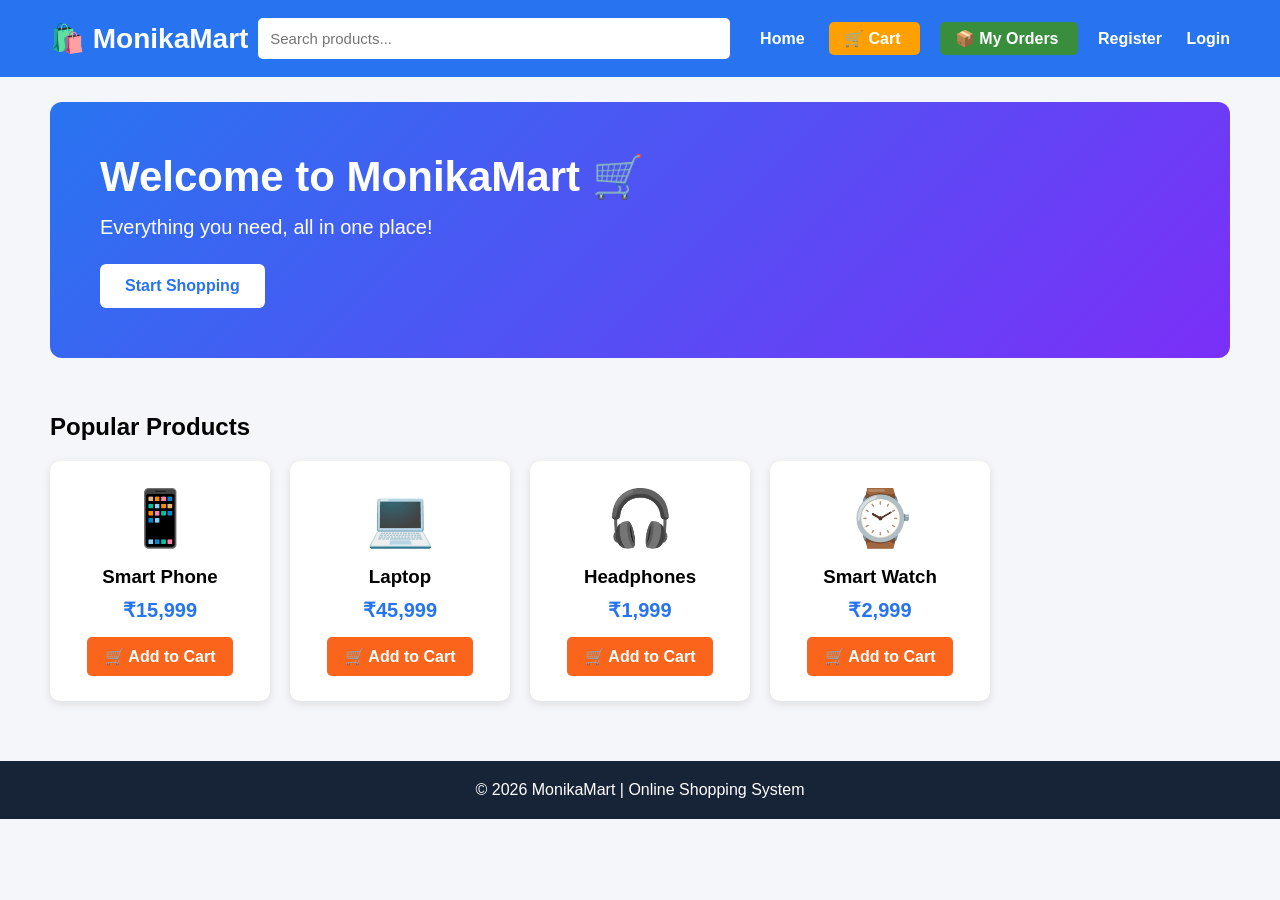
<file: src/main/resources/templates/index.html>
<!DOCTYPE html>
<html lang="en">
<head>
    <meta charset="UTF-8">
    <meta name="viewport" content="width=device-width, initial-scale=1.0">
    <title>MonikaMart - Online Shopping</title>

    <style>
        * {
            margin: 0;
            padding: 0;
            box-sizing: border-box;
            font-family: Arial, sans-serif;
        }

        body {
            background: #f5f6fa;
        }

        header {
            background: #2874f0;
            color: white;
            padding: 18px 50px;
            display: flex;
            align-items: center;
            justify-content: space-between;
        }

        .logo {
            font-size: 28px;
            font-weight: bold;
        }

        .search {
            width: 40%;
            padding: 12px;
            border: none;
            border-radius: 5px;
            font-size: 15px;
        }

        nav a {
            color: white;
            text-decoration: none;
            margin-left: 20px;
            font-weight: bold;
        }

        .hero {
            margin: 25px 50px;
            padding: 50px;
            border-radius: 12px;
            background: linear-gradient(135deg, #2874f0, #7b2ff7);
            color: white;
        }

        .hero h1 {
            font-size: 42px;
            margin-bottom: 15px;
        }

        .hero p {
            font-size: 20px;
            margin-bottom: 25px;
        }

        .shop-btn {
            display: inline-block;
            background: white;
            color: #2874f0;
            padding: 13px 25px;
            border-radius: 6px;
            text-decoration: none;
            font-weight: bold;
        }

        .products {
            padding: 30px 50px 40px;
        }

        .products h2 {
            margin-bottom: 20px;
        }

        .cards {
            display: flex;
            gap: 20px;
            flex-wrap: wrap;
        }

        .card {
            background: white;
            width: 220px;
            padding: 25px;
            border-radius: 10px;
            text-align: center;
            box-shadow: 0 3px 10px #ddd;
        }

        .card .emoji {
            font-size: 55px;
            margin-bottom: 15px;
        }

        .card h3 {
            margin-bottom: 10px;
        }

        .price {
            color: #2874f0;
            font-size: 20px;
            font-weight: bold;
            margin-bottom: 15px;
        }

        .cart-btn {
            display: inline-block;
            background: #fb641b;
            color: white;
            padding: 10px 18px;
            border-radius: 5px;
            text-decoration: none;
            font-weight: bold;
        }

        .cart-link {
            background: #ff9f00;
            padding: 8px 15px;
            border-radius: 5px;
        }

        .orders-link {
            background: #388e3c;
            padding: 8px 15px;
            border-radius: 5px;
        }

        footer {
            background: #172337;
            color: white;
            text-align: center;
            padding: 20px;
            margin-top: 20px;
        }
    </style>
</head>

<body>

<header>

    <div class="logo">🛍️ MonikaMart</div>

    <input class="search" type="text" placeholder="Search products...">

    <nav>
        <a href="/">Home</a>

        <a href="/cart" class="cart-link">
            🛒 Cart
        </a>

        <a href="/my-orders" class="orders-link">
            📦 My Orders
        </a>

        <a href="/register">Register</a>

        <a href="/login">Login</a>
    </nav>

</header>

<section class="hero">

    <h1>Welcome to MonikaMart 🛒</h1>

    <p>Everything you need, all in one place!</p>

    <a class="shop-btn" href="#products">
        Start Shopping
    </a>

</section>

<section class="products" id="products">

    <h2>Popular Products</h2>

    <div class="cards">

        <div class="card">
            <div class="emoji">📱</div>
            <h3>Smart Phone</h3>
            <p class="price">₹15,999</p>

            <a class="cart-btn"
               href="/cart/add?productId=1&productName=Smart%20Phone&price=15999">
                🛒 Add to Cart
            </a>
        </div>

        <div class="card">
            <div class="emoji">💻</div>
            <h3>Laptop</h3>
            <p class="price">₹45,999</p>

            <a class="cart-btn"
               href="/cart/add?productId=2&productName=Laptop&price=45999">
                🛒 Add to Cart
            </a>
        </div>

        <div class="card">
            <div class="emoji">🎧</div>
            <h3>Headphones</h3>
            <p class="price">₹1,999</p>

            <a class="cart-btn"
               href="/cart/add?productId=3&productName=Headphones&price=1999">
                🛒 Add to Cart
            </a>
        </div>

        <div class="card">
            <div class="emoji">⌚</div>
            <h3>Smart Watch</h3>
            <p class="price">₹2,999</p>

            <a class="cart-btn"
               href="/cart/add?productId=4&productName=Smart%20Watch&price=2999">
                🛒 Add to Cart
            </a>
        </div>

    </div>

</section>

<footer>
    © 2026 MonikaMart | Online Shopping System
</footer>

</body>
</html>
</file>
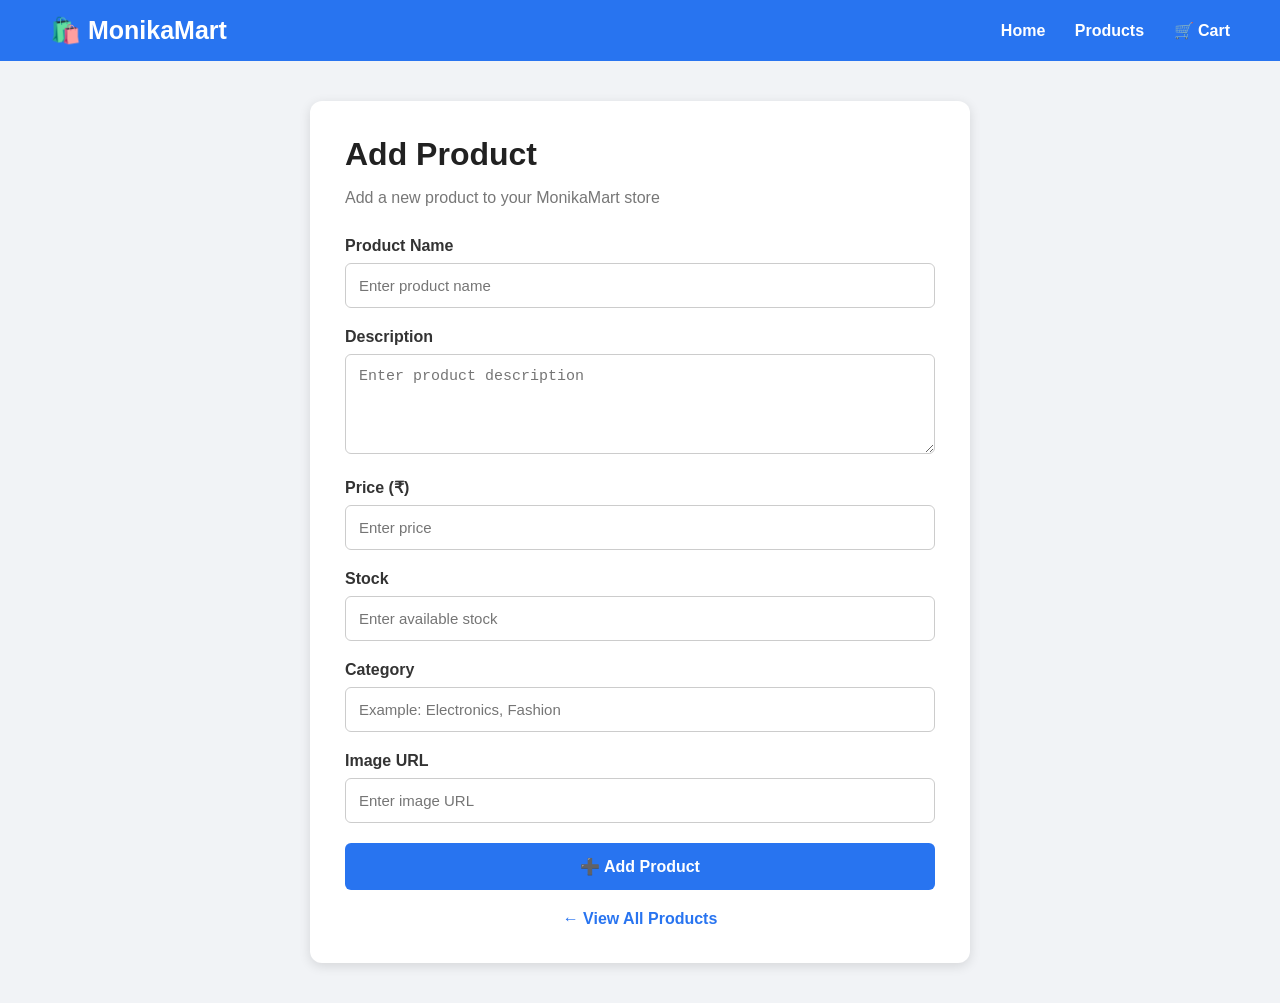
<file: src/main/resources/templates/add-product.html>
<!DOCTYPE html>
<html lang="en" xmlns:th="http://www.thymeleaf.org">

<head>
    <meta charset="UTF-8">
    <meta name="viewport" content="width=device-width, initial-scale=1.0">

    <title>Add Product - MonikaMart</title>

    <style>
        * {
            box-sizing: border-box;
        }

        body {
            margin: 0;
            font-family: Arial, sans-serif;
            background: #f1f3f6;
        }

        /* Navbar */
        .navbar {
            background: #2874f0;
            color: white;
            padding: 16px 50px;
            display: flex;
            justify-content: space-between;
            align-items: center;
        }

        .logo {
            font-size: 25px;
            font-weight: bold;
        }

        .nav-links a {
            color: white;
            text-decoration: none;
            margin-left: 25px;
            font-weight: bold;
        }

        /* Main */
        .container {
            width: 100%;
            max-width: 700px;
            margin: 40px auto;
            padding: 0 20px;
        }

        .card {
            background: white;
            padding: 35px;
            border-radius: 12px;
            box-shadow: 0 3px 12px rgba(0, 0, 0, 0.12);
        }

        .card h1 {
            margin-top: 0;
            margin-bottom: 8px;
            color: #212121;
        }

        .subtitle {
            color: #777;
            margin-bottom: 30px;
        }

        /* Form */
        .form-group {
            margin-bottom: 20px;
        }

        label {
            display: block;
            margin-bottom: 8px;
            font-weight: bold;
            color: #333;
        }

        input,
        textarea {
            width: 100%;
            padding: 13px;
            border: 1px solid #ccc;
            border-radius: 6px;
            font-size: 15px;
            outline: none;
        }

        input:focus,
        textarea:focus {
            border-color: #2874f0;
            box-shadow: 0 0 0 2px rgba(40, 116, 240, 0.1);
        }

        textarea {
            min-height: 100px;
            resize: vertical;
        }

        /* Button */
        .submit-btn {
            width: 100%;
            padding: 14px;
            border: none;
            border-radius: 6px;
            background: #2874f0;
            color: white;
            font-size: 16px;
            font-weight: bold;
            cursor: pointer;
        }

        .submit-btn:hover {
            background: #1257c7;
        }

        .back-btn {
            display: block;
            text-align: center;
            margin-top: 20px;
            color: #2874f0;
            text-decoration: none;
            font-weight: bold;
        }

        .back-btn:hover {
            text-decoration: underline;
        }
    </style>
</head>

<body>

    <!-- Navbar -->
    <div class="navbar">

        <div class="logo">
            🛍️ MonikaMart
        </div>

        <div class="nav-links">
            <a href="/">Home</a>
            <a href="/products">Products</a>
            <a href="/cart">🛒 Cart</a>
        </div>

    </div>


    <!-- Add Product -->
    <div class="container">

        <div class="card">

            <h1>Add Product</h1>

            <p class="subtitle">
                Add a new product to your MonikaMart store
            </p>

            <form th:action="@{/products/save}"
                  th:object="${product}"
                  method="post">

                <div class="form-group">

                    <label>Product Name</label>

                    <input type="text"
                           th:field="*{name}"
                           placeholder="Enter product name"
                           required>

                </div>


                <div class="form-group">

                    <label>Description</label>

                    <textarea th:field="*{description}"
                              placeholder="Enter product description"
                              required></textarea>

                </div>


                <div class="form-group">

                    <label>Price (₹)</label>

                    <input type="number"
                           step="0.01"
                           th:field="*{price}"
                           placeholder="Enter price"
                           required>

                </div>


                <div class="form-group">

                    <label>Stock</label>

                    <input type="number"
                           th:field="*{stock}"
                           placeholder="Enter available stock"
                           required>

                </div>


                <div class="form-group">

                    <label>Category</label>

                    <input type="text"
                           th:field="*{category}"
                           placeholder="Example: Electronics, Fashion"
                           required>

                </div>


                <div class="form-group">

                    <label>Image URL</label>

                    <input type="text"
                           th:field="*{image}"
                           placeholder="Enter image URL">

                </div>


                <button type="submit" class="submit-btn">
                    ➕ Add Product
                </button>

            </form>


            <a href="/products" class="back-btn">
                ← View All Products
            </a>

        </div>

    </div>

</body>
</html>
</file>
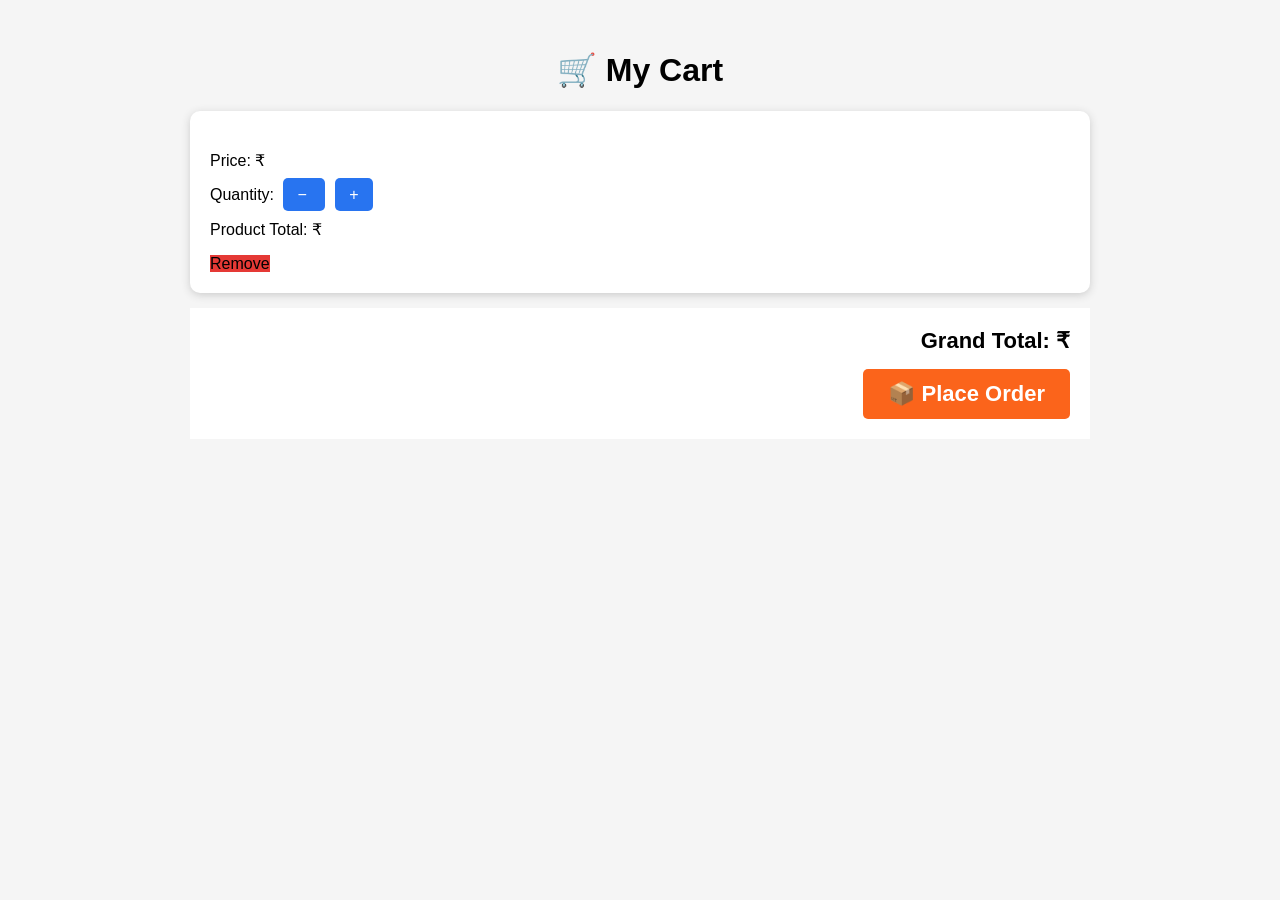
<file: src/main/resources/templates/Cart.html>
<!DOCTYPE html>
<html xmlns:th="http://www.thymeleaf.org">

<head>
    <title>MonikaMart - Cart</title>

    <style>
        body {
            font-family: Arial, sans-serif;
            background: #f5f5f5;
            margin: 0;
            padding: 30px;
        }

        h1 {
            text-align: center;
        }

        .cart-container {
            max-width: 900px;
            margin: auto;
        }

        .cart-item {
            background: white;
            padding: 20px;
            margin: 15px 0;
            border-radius: 10px;
            box-shadow: 0 2px 8px #ccc;
        }

        .quantity a {
            padding: 8px 14px;
            margin: 5px;
            background: #2874f0;
            color: white;
            text-decoration: none;
            border-radius: 5px;
        }

        .remove {
            background: #e53935 !important;
        }

        .total {
            background: white;
            padding: 20px;
            text-align: right;
            font-size: 22px;
            font-weight: bold;
        }

        .order-btn {
            display: inline-block;
            padding: 12px 25px;
            background: #fb641b;
            color: white;
            text-decoration: none;
            border-radius: 5px;
            margin-top: 15px;
        }
    </style>
</head>

<body>

<h1>🛒 My Cart</h1>

<div class="cart-container">

    <div th:each="item : ${cartItems}" class="cart-item">

        <h2 th:text="${item.productName}"></h2>

        <p>
            Price:
            ₹<span th:text="${item.price}"></span>
        </p>

        <div class="quantity">

            Quantity:

            <a th:href="@{/cart/decrease/{id}(id=${item.id})}">
                −
            </a>

            <span th:text="${item.quantity}"></span>

            <a th:href="@{/cart/increase/{id}(id=${item.id})}">
                +
            </a>

        </div>

        <p>
            Product Total:
            ₹<span th:text="${item.total}"></span>
        </p>

        <a class="quantity remove"
           th:href="@{/cart/remove/{id}(id=${item.id})}">
            Remove
        </a>

    </div>

    <div class="total">

        Grand Total:
        ₹<span th:text="${total}"></span>

        <br>

        <a class="order-btn" href="/order/place">
            📦 Place Order
        </a>

    </div>

</div>

</body>
</html>
</file>
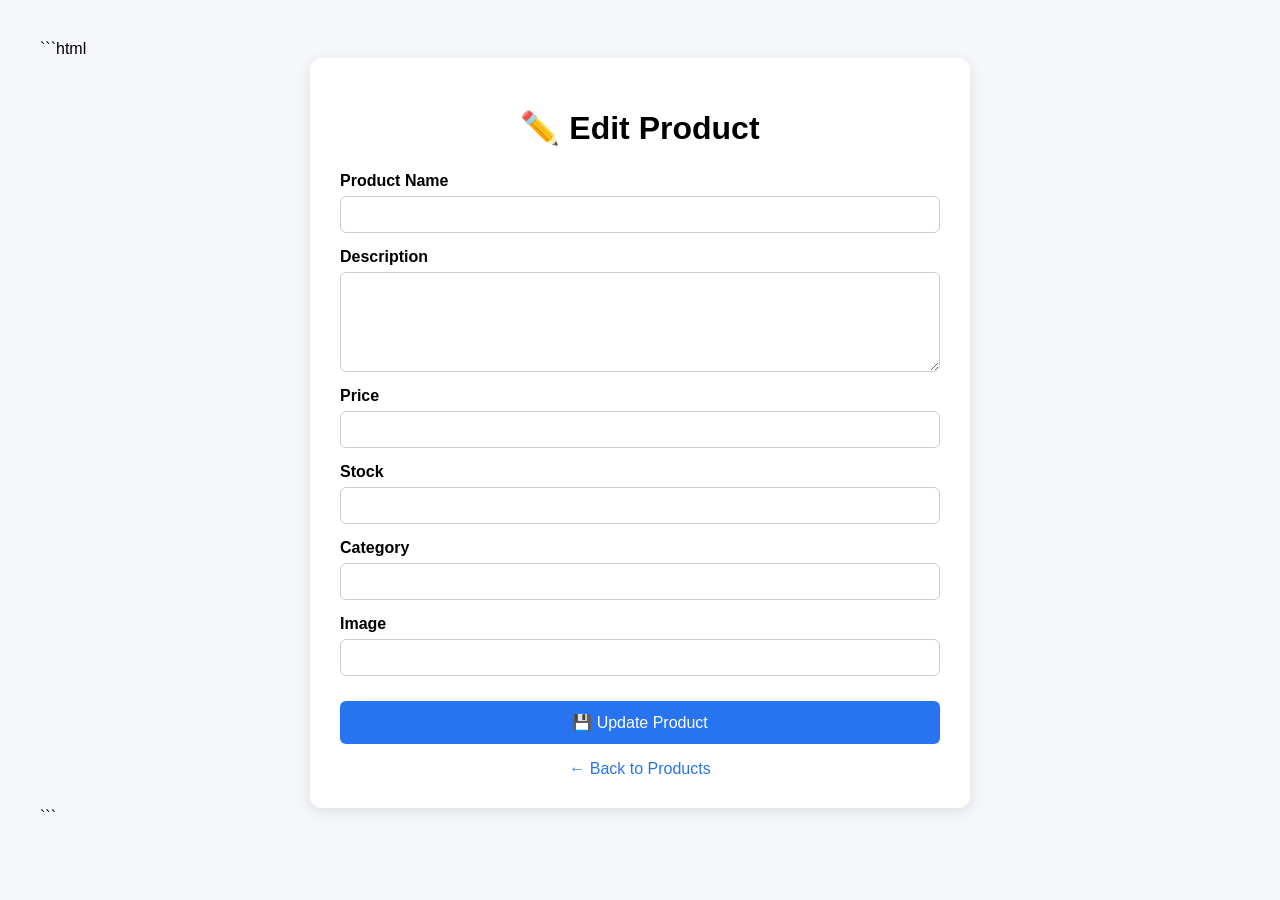
<file: src/main/resources/templates/edit-product.html>
```html
<!DOCTYPE html>
<html xmlns:th="http://www.thymeleaf.org">

<head>
    <meta charset="UTF-8">
    <title>Edit Product - MonikaMart</title>

    <style>
        body {
            font-family: Arial, sans-serif;
            background: #f5f7fb;
            margin: 0;
            padding: 40px;
        }

        .container {
            max-width: 600px;
            margin: auto;
            background: white;
            padding: 30px;
            border-radius: 12px;
            box-shadow: 0 4px 15px rgba(0,0,0,0.1);
        }

        h1 {
            text-align: center;
            margin-bottom: 25px;
        }

        label {
            display: block;
            margin-top: 15px;
            margin-bottom: 6px;
            font-weight: bold;
        }

        input,
        textarea {
            width: 100%;
            padding: 10px;
            border: 1px solid #ccc;
            border-radius: 6px;
            box-sizing: border-box;
        }

        textarea {
            height: 100px;
            resize: vertical;
        }

        button {
            width: 100%;
            margin-top: 25px;
            padding: 12px;
            border: none;
            border-radius: 6px;
            background: #2874f0;
            color: white;
            font-size: 16px;
            cursor: pointer;
        }

        button:hover {
            background: #1256c4;
        }

        .back {
            display: block;
            text-align: center;
            margin-top: 15px;
            text-decoration: none;
            color: #2874f0;
        }
    </style>
</head>

<body>

<div class="container">

    <h1>✏️ Edit Product</h1>

    <form th:action="@{/products/save}" th:object="${product}" method="post">

        <!-- Keep existing product ID -->
        <input type="hidden" th:field="*{id}">

        <label>Product Name</label>
        <input type="text"
               th:field="*{name}"
               required>

        <label>Description</label>
        <textarea th:field="*{description}"
                  required></textarea>

        <label>Price</label>
        <input type="number"
               th:field="*{price}"
               step="0.01"
               min="0"
               required>

        <label>Stock</label>
        <input type="number"
               th:field="*{stock}"
               min="0"
               required>

        <label>Category</label>
        <input type="text"
               th:field="*{category}"
               required>

        <label>Image</label>
        <input type="text"
               th:field="*{image}">

        <button type="submit">
            💾 Update Product
        </button>

    </form>

    <a class="back" href="/products">
        ← Back to Products
    </a>

</div>

</body>
</html>
```
</file>
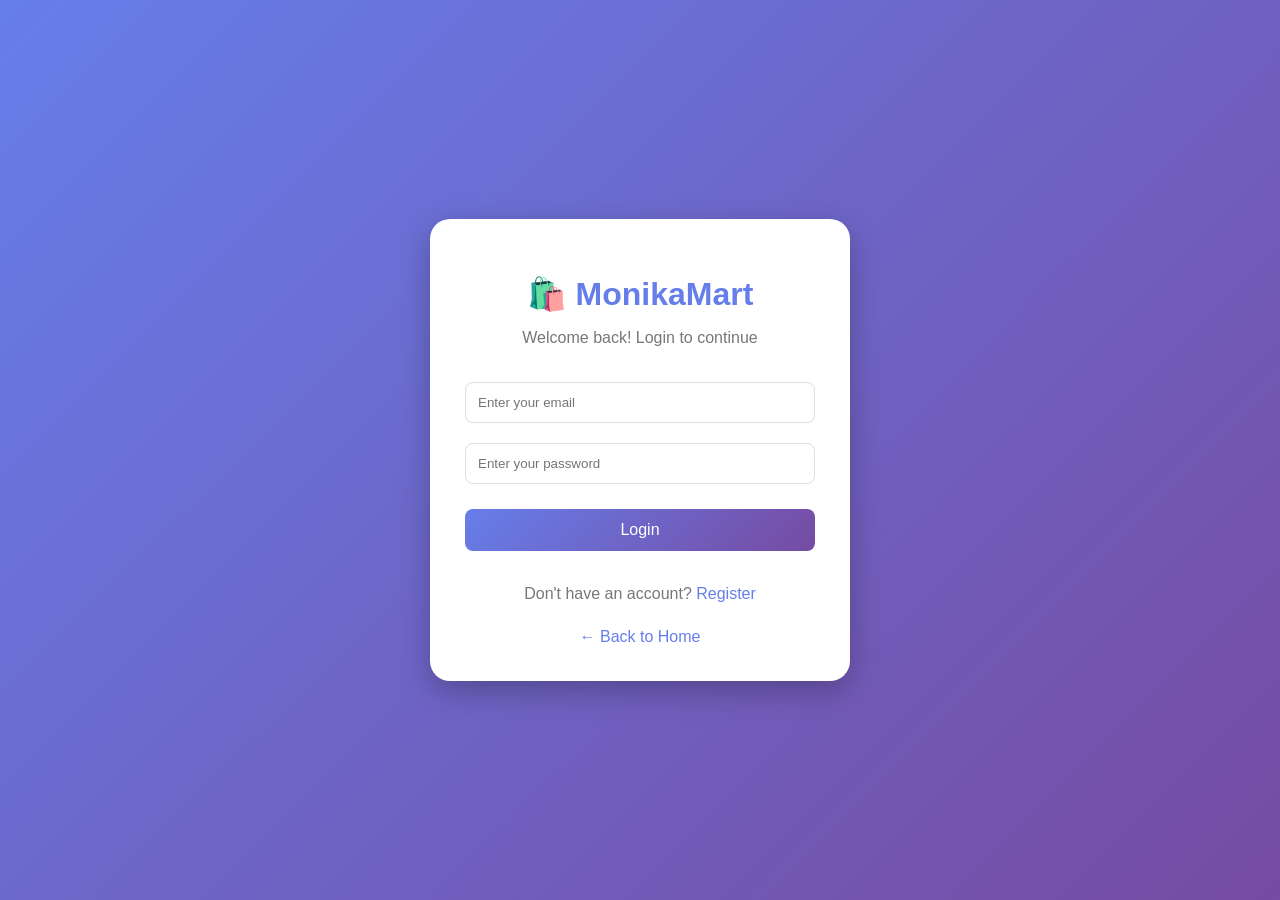
<file: src/main/resources/templates/login.html>
<!DOCTYPE html>
<html lang="en">
<head>
    <meta charset="UTF-8">
    <meta name="viewport" content="width=device-width, initial-scale=1.0">
    <title>Login - MonikaMart</title>

    <style>
        body {
            margin: 0;
            font-family: Arial, sans-serif;
            background: linear-gradient(135deg, #667eea, #764ba2);
            height: 100vh;
            display: flex;
            justify-content: center;
            align-items: center;
        }

        .login-box {
            background: white;
            width: 350px;
            padding: 35px;
            border-radius: 20px;
            box-shadow: 0 10px 30px rgba(0,0,0,0.25);
            text-align: center;
        }

        h1 {
            color: #667eea;
            margin-bottom: 10px;
        }

        p {
            color: #777;
            margin-bottom: 25px;
        }

        input {
            width: 100%;
            padding: 12px;
            margin: 10px 0;
            border: 1px solid #ddd;
            border-radius: 8px;
            box-sizing: border-box;
        }

        button {
            width: 100%;
            padding: 12px;
            margin-top: 15px;
            border: none;
            border-radius: 8px;
            background: linear-gradient(135deg, #667eea, #764ba2);
            color: white;
            font-size: 16px;
            cursor: pointer;
        }

        a {
            color: #667eea;
            text-decoration: none;
        }
    </style>
</head>

<body>

<div class="login-box">

    <h1>🛍️ MonikaMart</h1>

    <p>Welcome back! Login to continue</p>

    <form action="/login" method="post">

        <input type="email"
               name="email"
               placeholder="Enter your email"
               required>

        <input type="password"
               name="password"
               placeholder="Enter your password"
               required>

        <button type="submit">Login</button>

    </form>

    <br>

    <p>
        Don't have an account?
        <a href="/register">Register</a>
    </p>

    <a href="/">← Back to Home</a>

</div>

</body>
</html>
</file>
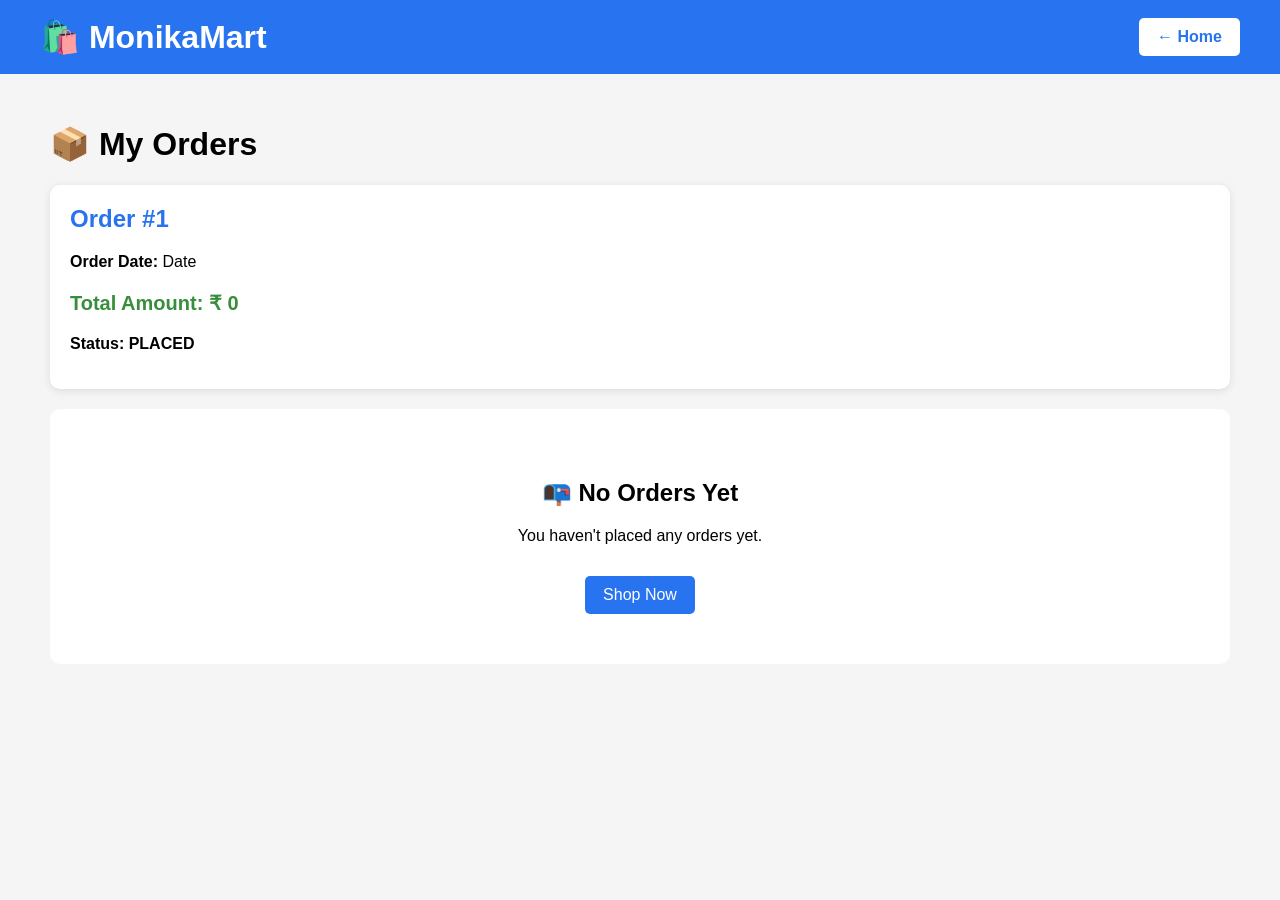
<file: src/main/resources/templates/my-orders.html>
<!DOCTYPE html>
<html lang="en" xmlns:th="http://www.thymeleaf.org">

<head>
    <meta charset="UTF-8">
    <meta name="viewport" content="width=device-width, initial-scale=1.0">

    <title>My Orders - MonikaMart</title>

    <style>
        body {
            font-family: Arial, sans-serif;
            margin: 0;
            background: #f5f5f5;
        }

        header {
            background: #2874f0;
            color: white;
            padding: 18px 40px;
            display: flex;
            justify-content: space-between;
            align-items: center;
        }

        header h1 {
            margin: 0;
        }

        .back-btn {
            background: white;
            color: #2874f0;
            padding: 10px 18px;
            border-radius: 5px;
            text-decoration: none;
            font-weight: bold;
        }

        .container {
            padding: 30px 50px;
        }

        .order-card {
            background: white;
            padding: 20px;
            margin-bottom: 20px;
            border-radius: 10px;
            box-shadow: 0 2px 8px rgba(0,0,0,0.1);
        }

        .order-card h2 {
            margin-top: 0;
            color: #2874f0;
        }

        .amount {
            font-size: 20px;
            font-weight: bold;
            color: #388e3c;
        }

        .status {
            font-weight: bold;
            margin-top: 15px;
        }

        .empty {
            text-align: center;
            background: white;
            padding: 50px;
            border-radius: 10px;
        }

        .btn {
            display: inline-block;
            margin-top: 15px;
            padding: 10px 18px;
            background: #2874f0;
            color: white;
            text-decoration: none;
            border-radius: 5px;
        }
    </style>
</head>

<body>

<header>

    <h1>🛍️ MonikaMart</h1>

    <a href="/" class="back-btn">
        ← Home
    </a>

</header>

<div class="container">

    <h1>📦 My Orders</h1>

    <div th:if="${orders != null and !orders.isEmpty()}">

        <div class="order-card"
             th:each="order : ${orders}">

            <h2>
                Order #<span th:text="${order.id}">1</span>
            </h2>

            <p>
                <strong>Order Date:</strong>
                <span th:text="${order.orderDate}">
                    Date
                </span>
            </p>

            <p class="amount">
                Total Amount:
                ₹<span th:text="${order.totalAmount}">
                    0
                </span>
            </p>

            <p class="status">
                Status:
                <span th:text="${order.status}">
                    PLACED
                </span>
            </p>

        </div>

    </div>

    <div class="empty"
         th:if="${orders == null or orders.isEmpty()}">

        <h2>📭 No Orders Yet</h2>

        <p>You haven't placed any orders yet.</p>

        <a href="/products" class="btn">
            Shop Now
        </a>

    </div>

</div>

</body>

</html>
</file>
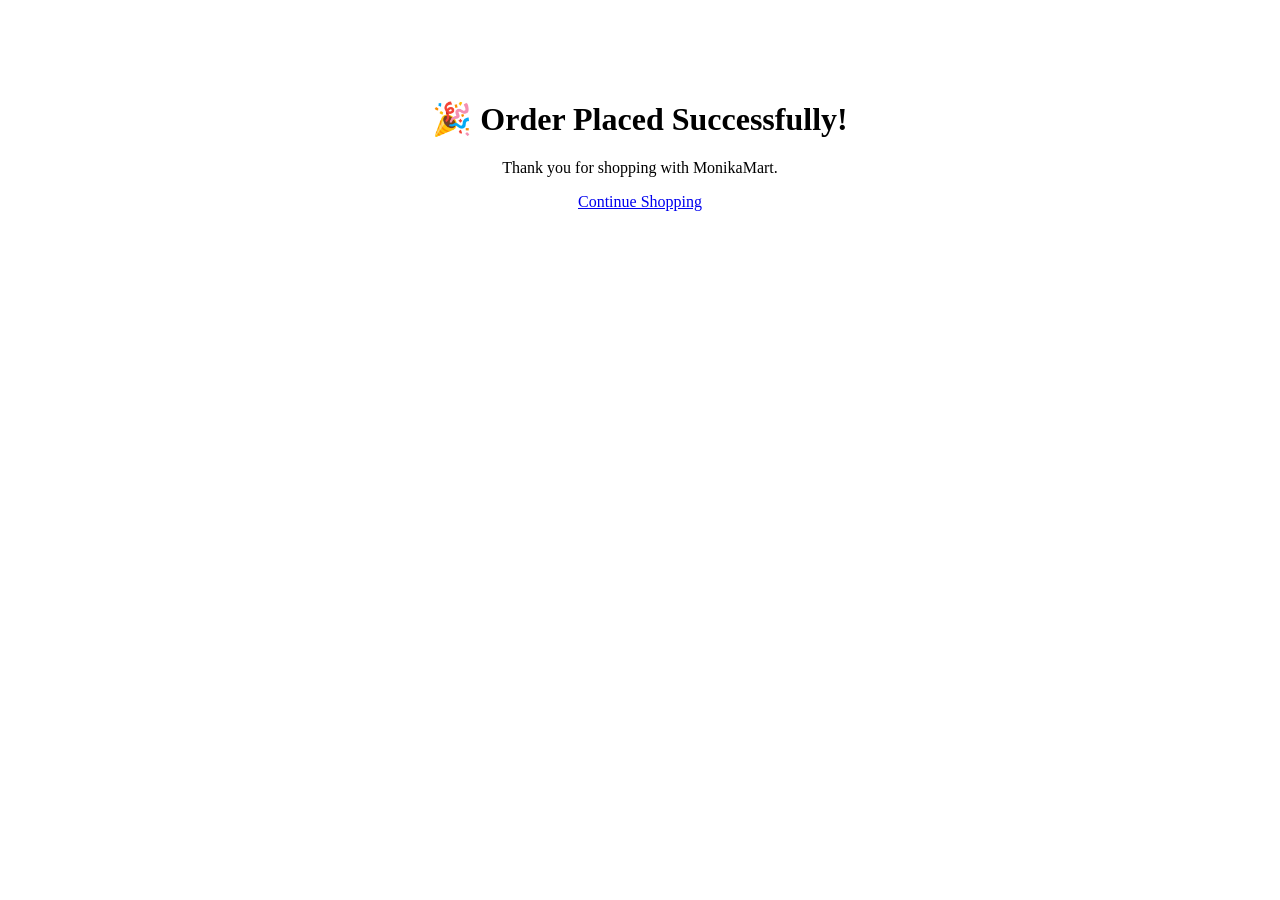
<file: src/main/resources/templates/order-success.html>
<!DOCTYPE html>
<html>

<head>
    <title>Order Success</title>
</head>

<body>

<div style="text-align:center; margin-top:100px;">

    <h1>🎉 Order Placed Successfully!</h1>

    <p>Thank you for shopping with MonikaMart.</p>

    <a href="/">
        Continue Shopping
    </a>

</div>

</body>
</html>
</file>
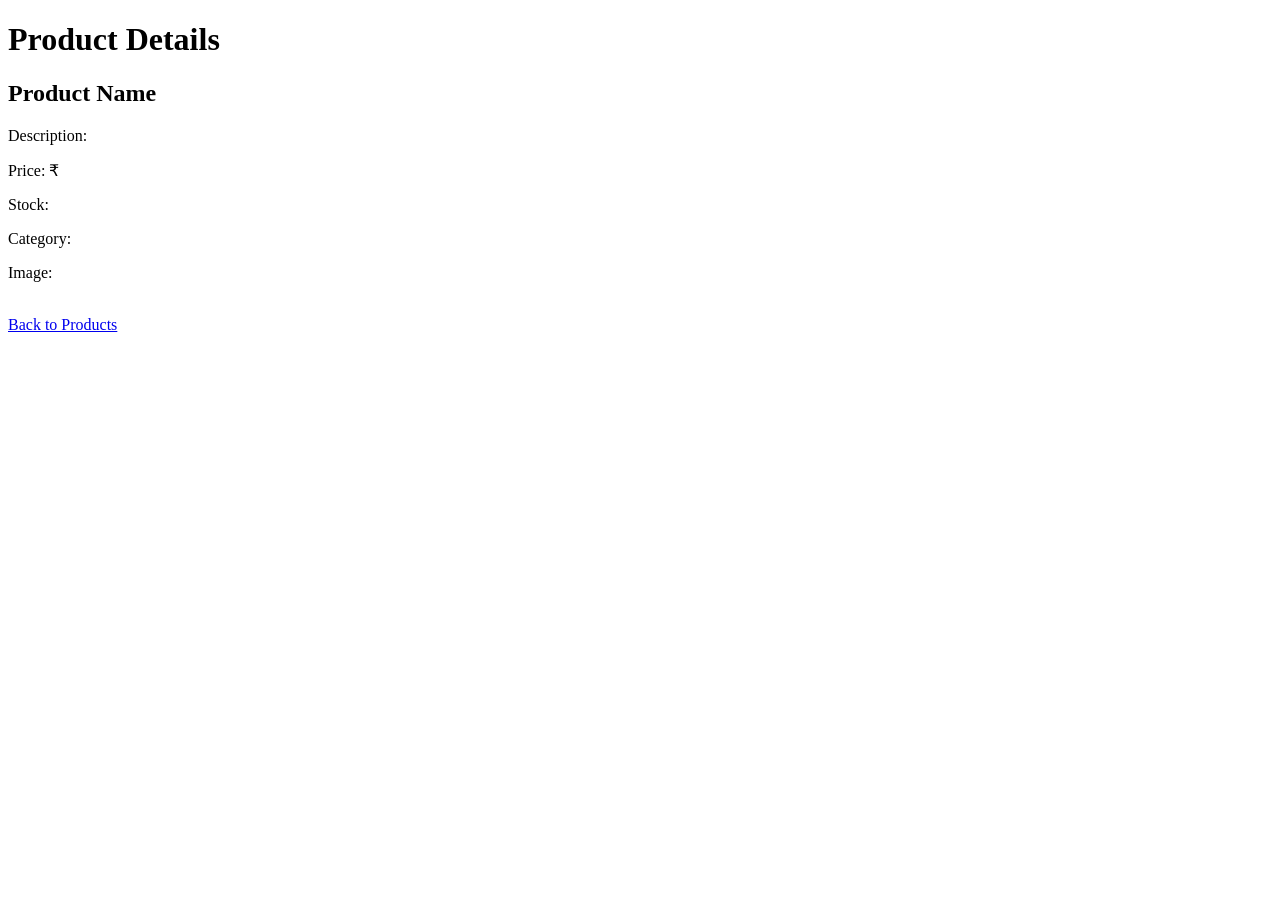
<file: src/main/resources/templates/Products-details.html>
<!DOCTYPE html>
<html lang="en" xmlns:th="http://www.thymeleaf.org">
<head>
    <meta charset="UTF-8">
    <meta name="viewport" content="width=device-width, initial-scale=1.0">
    <title>Product Details - MonikaMart</title>
</head>
<body>

    <h1>Product Details</h1>

    <h2 th:text="${product.name}">Product Name</h2>

    <p>
        Description:
        <span th:text="${product.description}"></span>
    </p>

    <p>
        Price: ₹<span th:text="${product.price}"></span>
    </p>

    <p>
        Stock:
        <span th:text="${product.stock}"></span>
    </p>

    <p>
        Category:
        <span th:text="${product.category}"></span>
    </p>

    <p>
        Image:
        <span th:text="${product.image}"></span>
    </p>

    <br>

    <a href="/products">Back to Products</a>

</body>
</html>
</file>
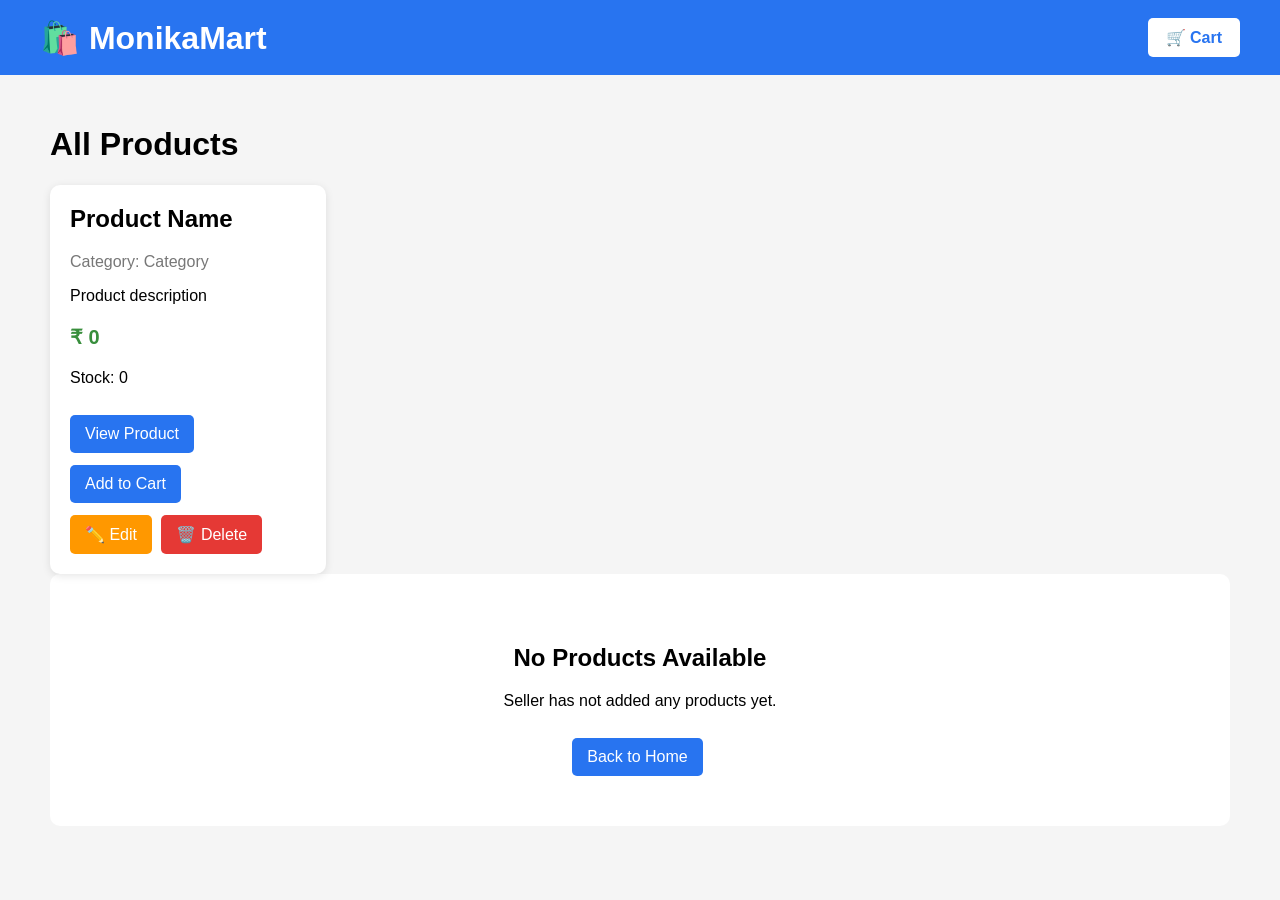
<file: src/main/resources/templates/Products.html>
<!DOCTYPE html>
<html lang="en" xmlns:th="http://www.thymeleaf.org">

<head>
    <meta charset="UTF-8">
    <meta name="viewport" content="width=device-width, initial-scale=1.0">

    <title>Products - MonikaMart</title>

    <style>
        body {
            font-family: Arial, sans-serif;
            margin: 0;
            background: #f5f5f5;
        }

        header {
            background: #2874f0;
            color: white;
            padding: 18px 40px;
            display: flex;
            justify-content: space-between;
            align-items: center;
        }

        header h1 {
            margin: 0;
        }

        .cart-btn {
            background: white;
            color: #2874f0;
            padding: 10px 18px;
            border-radius: 5px;
            text-decoration: none;
            font-weight: bold;
        }

        .container {
            padding: 30px 50px;
        }

        .products {
            display: grid;
            grid-template-columns: repeat(auto-fill, minmax(220px, 1fr));
            gap: 25px;
        }

        .product-card {
            background: white;
            padding: 20px;
            border-radius: 10px;
            box-shadow: 0 2px 8px rgba(0,0,0,0.1);
        }

        .product-card h2 {
            margin-top: 0;
        }

        .price {
            font-size: 20px;
            font-weight: bold;
            color: #388e3c;
        }

        .category {
            color: #777;
        }

        .btn {
            display: inline-block;
            margin-top: 12px;
            margin-right: 5px;
            padding: 10px 15px;
            background: #2874f0;
            color: white;
            text-decoration: none;
            border-radius: 5px;
        }

        .edit-btn {
            background: #ff9800;
        }

        .delete-btn {
            background: #e53935;
        }

        .empty {
            text-align: center;
            padding: 50px;
            background: white;
            border-radius: 10px;
        }
    </style>
</head>

<body>

<header>

    <h1>🛍️ MonikaMart</h1>

    <a href="/cart" class="cart-btn">
        🛒 Cart
    </a>

</header>


<div class="container">

    <h1>All Products</h1>


    <div class="products"
         th:if="${products != null and !products.isEmpty()}">

        <div class="product-card"
             th:each="product : ${products}">

            <h2 th:text="${product.name}">
                Product Name
            </h2>

            <p class="category">
                Category:
                <span th:text="${product.category}">
                    Category
                </span>
            </p>

            <p th:text="${product.description}">
                Product description
            </p>

            <p class="price">
                ₹<span th:text="${product.price}">
                    0
                </span>
            </p>

            <p>
                Stock:
                <span th:text="${product.stock}">
                    0
                </span>
            </p>


            <!-- View Product -->
            <a th:href="@{/products/{id}(id=${product.id})}"
               class="btn">
                View Product
            </a>


            <!-- Add To Cart -->
            <a th:href="@{/cart/add(productId=${product.id}, productName=${product.name}, price=${product.price})}"
               class="btn">
                Add to Cart
            </a>


            <!-- Seller Controls -->
            <div th:if="${session.userRole != null and session.userRole.equalsIgnoreCase('SELLER')}">

                <a th:href="@{/products/edit/{id}(id=${product.id})}"
                   class="btn edit-btn">
                    ✏️ Edit
                </a>

                <a th:href="@{/products/delete/{id}(id=${product.id})}"
                   class="btn delete-btn"
                   onclick="return confirm('Are you sure you want to delete this product?');">
                    🗑️ Delete
                </a>

            </div>

        </div>

    </div>


    <!-- No Products -->
    <div class="empty"
         th:if="${products == null or products.isEmpty()}">

        <h2>No Products Available</h2>

        <p>
            Seller has not added any products yet.
        </p>

        <a href="/" class="btn">
            Back to Home
        </a>

    </div>

</div>

</body>
</html>
</file>
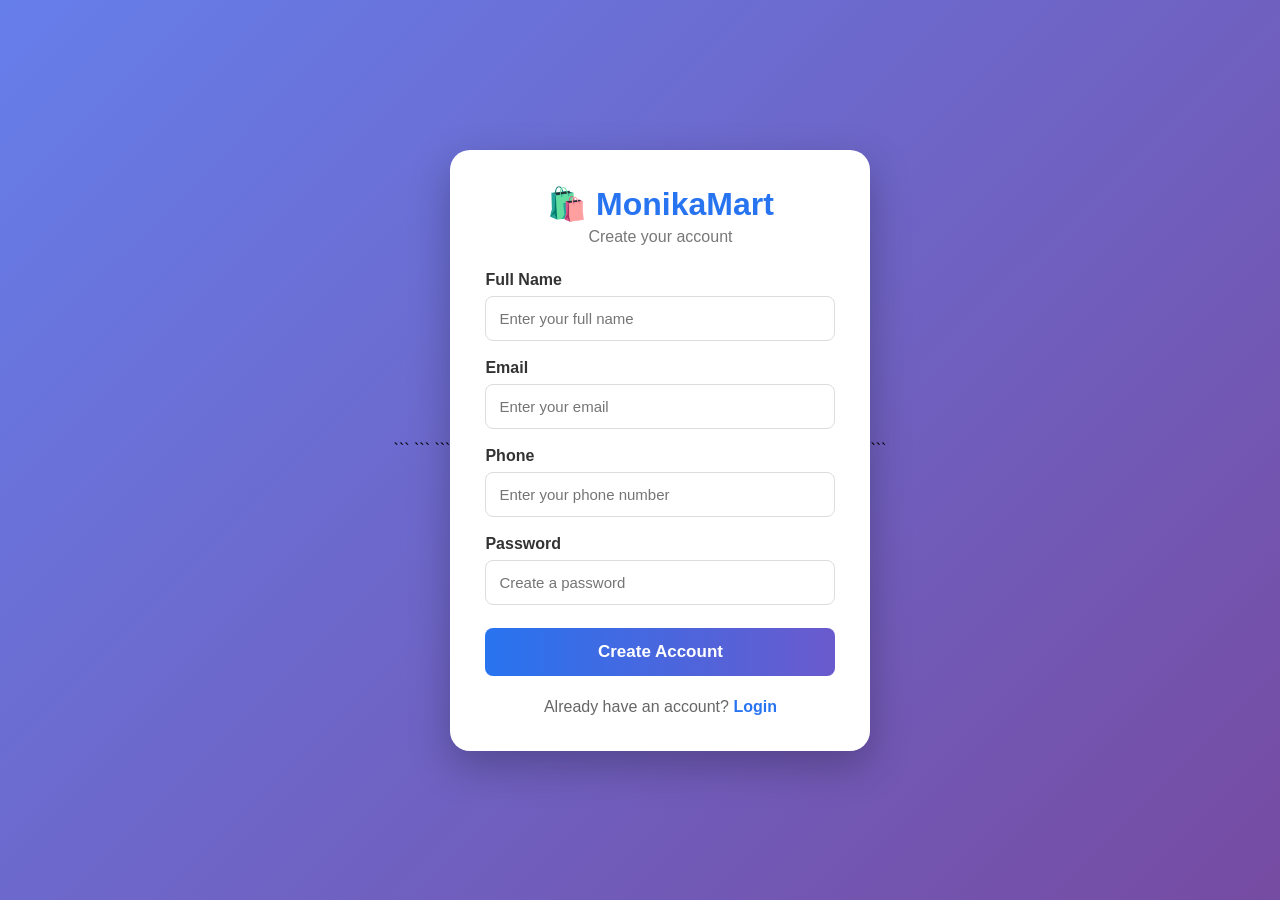
<file: src/main/resources/templates/register.html>
<!DOCTYPE html>

<html lang="en" xmlns:th="http://www.thymeleaf.org">

<head>
    <meta charset="UTF-8">
    <meta name="viewport" content="width=device-width, initial-scale=1.0">

```
<title>MonikaMart - Register</title>

<style>

    * {
        box-sizing: border-box;
        margin: 0;
        padding: 0;
        font-family: Arial, sans-serif;
    }

    body {
        min-height: 100vh;
        display: flex;
        justify-content: center;
        align-items: center;
        background: linear-gradient(135deg, #667eea, #764ba2);
    }

    .register-container {
        width: 420px;
        background: white;
        padding: 35px;
        border-radius: 20px;
        box-shadow: 0 15px 40px rgba(0, 0, 0, 0.25);
    }

    .logo {
        text-align: center;
        margin-bottom: 10px;
    }

    .logo h1 {
        color: #2874f0;
        font-size: 32px;
    }

    .logo p {
        color: #777;
        margin-top: 5px;
        margin-bottom: 25px;
    }

    .input-group {
        margin-bottom: 18px;
    }

    .input-group label {
        display: block;
        margin-bottom: 7px;
        color: #333;
        font-weight: bold;
    }

    .input-group input {
        width: 100%;
        padding: 13px;
        border: 1px solid #ddd;
        border-radius: 8px;
        outline: none;
        font-size: 15px;
        transition: 0.3s;
    }

    .input-group input:focus {
        border-color: #2874f0;
        box-shadow: 0 0 5px rgba(40, 116, 240, 0.3);
    }

    .register-btn {
        width: 100%;
        padding: 14px;
        border: none;
        border-radius: 8px;
        background: linear-gradient(90deg, #2874f0, #6a5acd);
        color: white;
        font-size: 17px;
        font-weight: bold;
        cursor: pointer;
        margin-top: 5px;
        transition: 0.3s;
    }

    .register-btn:hover {
        transform: translateY(-2px);
        box-shadow: 0 6px 15px rgba(40, 116, 240, 0.3);
    }

    .login-link {
        text-align: center;
        margin-top: 22px;
        color: #666;
    }

    .login-link a {
        color: #2874f0;
        text-decoration: none;
        font-weight: bold;
    }

    .login-link a:hover {
        text-decoration: underline;
    }

</style>
```

</head>

<body>

```
<div class="register-container">

    <div class="logo">
        <h1>🛍️ MonikaMart</h1>
        <p>Create your account</p>
    </div>

    <form action="/register" method="post">

        <div class="input-group">
            <label>Full Name</label>
            <input type="text"
                   name="fullName"
                   placeholder="Enter your full name"
                   required>
        </div>

        <div class="input-group">
            <label>Email</label>
            <input type="email"
                   name="email"
                   placeholder="Enter your email"
                   required>
        </div>

        <div class="input-group">
            <label>Phone</label>
            <input type="tel"
                   name="phone"
                   placeholder="Enter your phone number"
                   required>
        </div>

        <div class="input-group">
            <label>Password</label>
            <input type="password"
                   name="password"
                   placeholder="Create a password"
                   required>
        </div>

        <button type="submit" class="register-btn">
            Create Account
        </button>

    </form>

    <div class="login-link">
        Already have an account?
        <a href="/login">Login</a>
    </div>

</div>
```

</body>

</html>
</file>
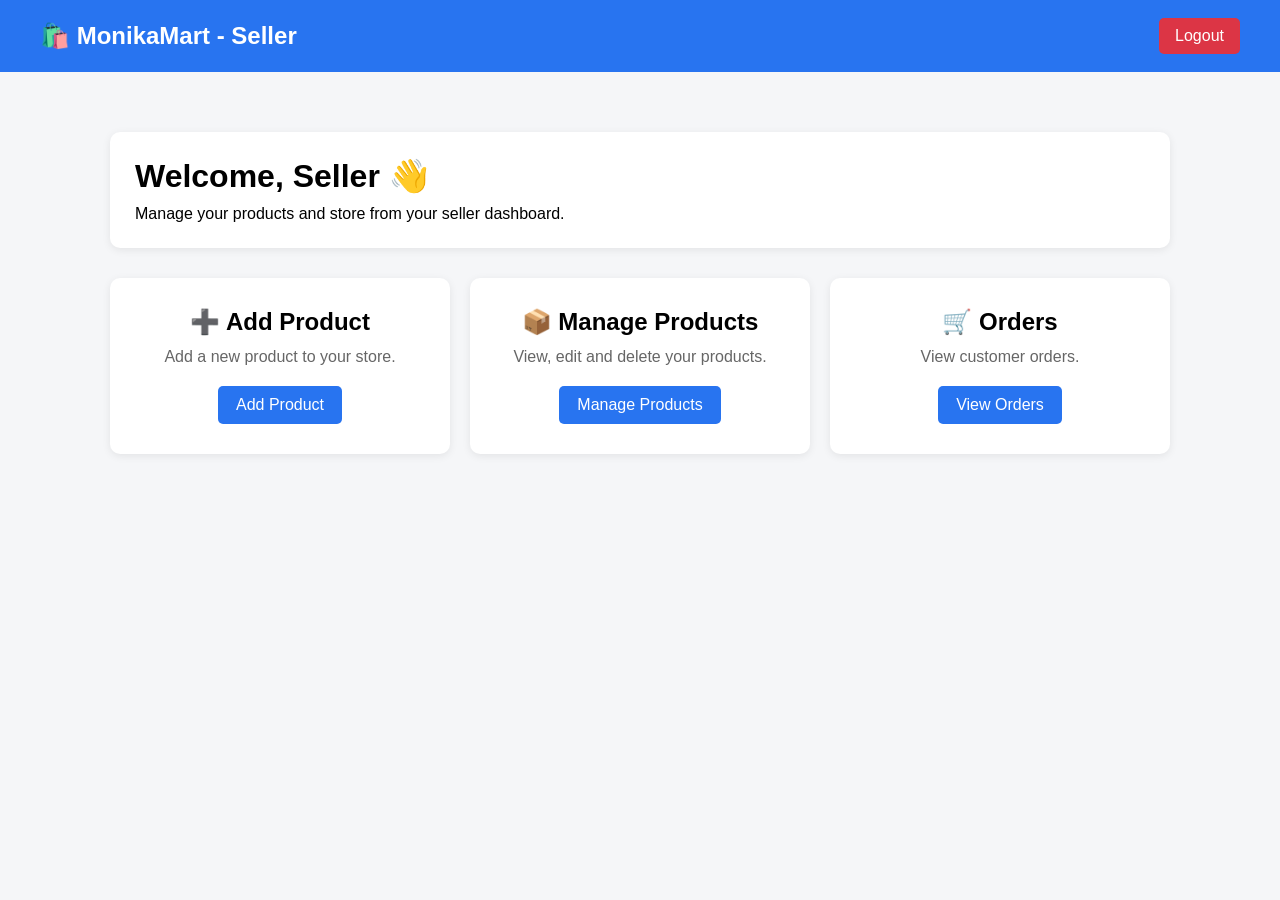
<file: src/main/resources/templates/seller-dashboard.html>
<!DOCTYPE html>
<html lang="en" xmlns:th="http://www.thymeleaf.org">

<head>
    <meta charset="UTF-8">
    <meta name="viewport" content="width=device-width, initial-scale=1.0">

    <title>Seller Dashboard - MonikaMart</title>

    <style>
        * {
            box-sizing: border-box;
            margin: 0;
            padding: 0;
            font-family: Arial, sans-serif;
        }

        body {
            background: #f5f6f8;
        }

        .navbar {
            background: #2874f0;
            color: white;
            padding: 18px 40px;
            display: flex;
            justify-content: space-between;
            align-items: center;
        }

        .logo {
            font-size: 24px;
            font-weight: bold;
        }

        .logout {
            color: white;
            text-decoration: none;
            background: #dc3545;
            padding: 9px 16px;
            border-radius: 5px;
        }

        .container {
            max-width: 1100px;
            margin: 40px auto;
            padding: 20px;
        }

        .welcome {
            background: white;
            padding: 25px;
            border-radius: 10px;
            margin-bottom: 30px;
            box-shadow: 0 2px 8px rgba(0, 0, 0, 0.08);
        }

        .welcome h1 {
            margin-bottom: 10px;
        }

        .dashboard {
            display: grid;
            grid-template-columns: repeat(auto-fit, minmax(220px, 1fr));
            gap: 20px;
        }

        .card {
            background: white;
            padding: 30px 20px;
            border-radius: 10px;
            text-align: center;
            box-shadow: 0 2px 8px rgba(0, 0, 0, 0.08);
        }

        .card h2 {
            margin-bottom: 12px;
        }

        .card p {
            color: #666;
            margin-bottom: 20px;
        }

        .btn {
            display: inline-block;
            text-decoration: none;
            background: #2874f0;
            color: white;
            padding: 10px 18px;
            border-radius: 5px;
        }

        .btn:hover {
            background: #1256c4;
        }
    </style>
</head>

<body>

    <div class="navbar">

        <div class="logo">
            🛍️ MonikaMart - Seller
        </div>

        <a href="/logout" class="logout">
            Logout
        </a>

    </div>


    <div class="container">

        <div class="welcome">

            <h1>
                Welcome, <span th:text="${userName}">Seller</span> 👋
            </h1>

            <p>
                Manage your products and store from your seller dashboard.
            </p>

        </div>


        <div class="dashboard">

            <!-- Add Product -->

            <div class="card">

                <h2>➕ Add Product</h2>

                <p>
                    Add a new product to your store.
                </p>

                <a href="/products/add" class="btn">
                    Add Product
                </a>

            </div>


            <!-- Manage Products -->

            <div class="card">

                <h2>📦 Manage Products</h2>

                <p>
                    View, edit and delete your products.
                </p>

                <a href="/products" class="btn">
                    Manage Products
                </a>

            </div>


            <!-- Orders -->

            <div class="card">

                <h2>🛒 Orders</h2>

                <p>
                    View customer orders.
                </p>

                <a href="/seller/orders" class="btn">
                    View Orders
                </a>

            </div>

        </div>

    </div>

</body>

</html>
</file>
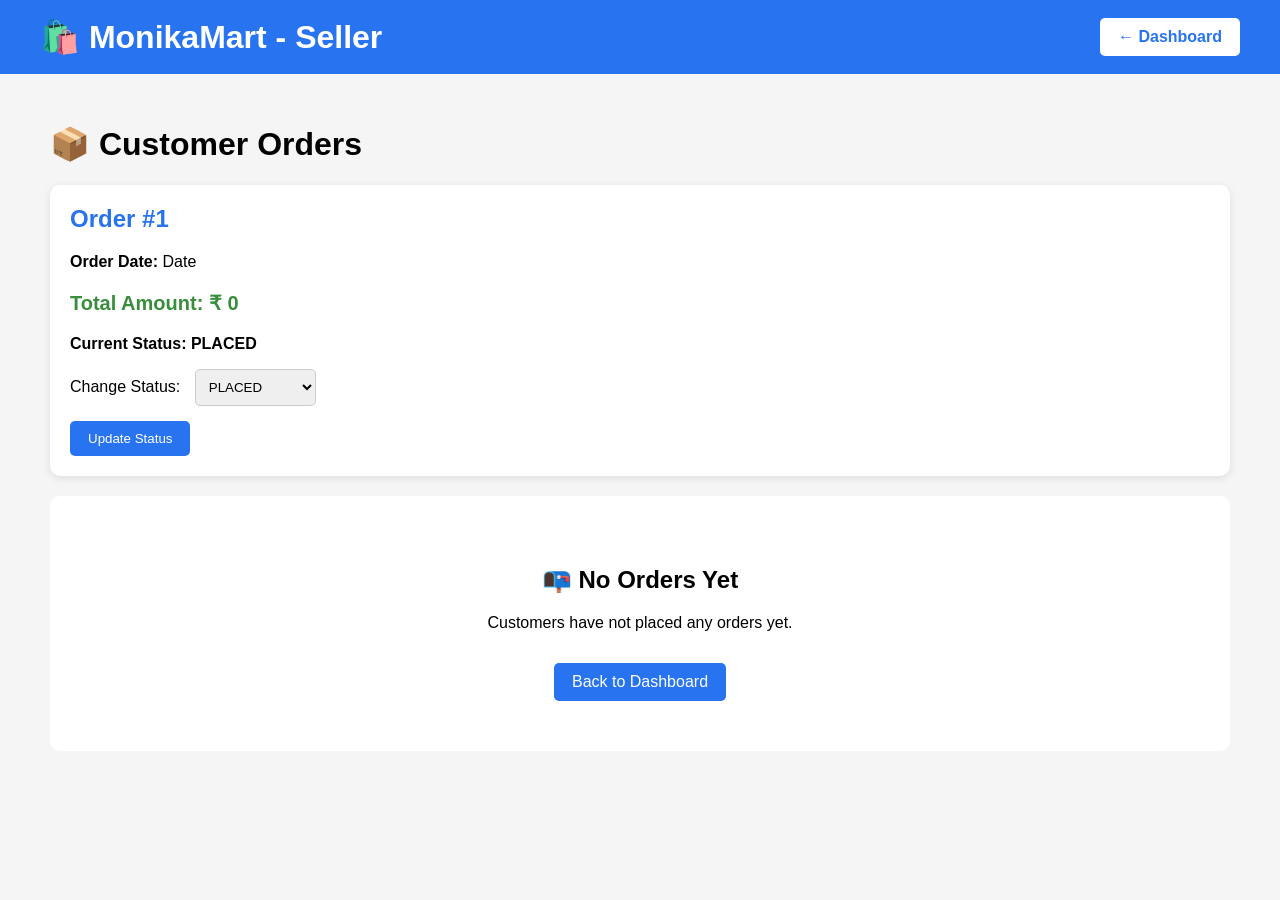
<file: src/main/resources/templates/seller-orders.html>
<!DOCTYPE html>
<html lang="en" xmlns:th="http://www.thymeleaf.org">

<head>
    <meta charset="UTF-8">
    <meta name="viewport" content="width=device-width, initial-scale=1.0">

    <title>Seller Orders - MonikaMart</title>

    <style>
        body {
            font-family: Arial, sans-serif;
            margin: 0;
            background: #f5f5f5;
        }

        header {
            background: #2874f0;
            color: white;
            padding: 18px 40px;
            display: flex;
            justify-content: space-between;
            align-items: center;
        }

        header h1 {
            margin: 0;
        }

        .back-btn {
            background: white;
            color: #2874f0;
            padding: 10px 18px;
            border-radius: 5px;
            text-decoration: none;
            font-weight: bold;
        }

        .container {
            padding: 30px 50px;
        }

        .order-card {
            background: white;
            padding: 20px;
            margin-bottom: 20px;
            border-radius: 10px;
            box-shadow: 0 2px 8px rgba(0,0,0,0.1);
        }

        .order-card h2 {
            margin-top: 0;
            color: #2874f0;
        }

        .amount {
            font-size: 20px;
            font-weight: bold;
            color: #388e3c;
        }

        .status {
            font-weight: bold;
            margin-top: 15px;
        }

        select {
            padding: 9px;
            margin-left: 10px;
            border-radius: 5px;
            border: 1px solid #ccc;
        }

        .btn {
            display: inline-block;
            margin-top: 15px;
            padding: 10px 18px;
            background: #2874f0;
            color: white;
            text-decoration: none;
            border: none;
            border-radius: 5px;
            cursor: pointer;
        }

        .btn:hover {
            background: #1256c4;
        }

        .empty {
            text-align: center;
            background: white;
            padding: 50px;
            border-radius: 10px;
        }
    </style>
</head>

<body>

<header>

    <h1>🛍️ MonikaMart - Seller</h1>

    <a href="/seller/dashboard" class="back-btn">
        ← Dashboard
    </a>

</header>

<div class="container">

    <h1>📦 Customer Orders</h1>

    <div th:if="${orders != null and !orders.isEmpty()}">

        <div class="order-card"
             th:each="order : ${orders}">

            <h2>
                Order #<span th:text="${order.id}">1</span>
            </h2>

            <p>
                <strong>Order Date:</strong>
                <span th:text="${order.orderDate}">
                    Date
                </span>
            </p>

            <p class="amount">
                Total Amount:
                ₹<span th:text="${order.totalAmount}">
                    0
                </span>
            </p>

            <p class="status">
                Current Status:
                <span th:text="${order.status}">
                    PLACED
                </span>
            </p>

            <form action="/seller/orders/update-status" method="post">

                <input type="hidden"
                       name="orderId"
                       th:value="${order.id}">

                <label>
                    Change Status:
                </label>

                <select name="status">

                    <option value="PLACED"
                            th:selected="${order.status == 'PLACED'}">
                        PLACED
                    </option>

                    <option value="CONFIRMED"
                            th:selected="${order.status == 'CONFIRMED'}">
                        CONFIRMED
                    </option>

                    <option value="SHIPPED"
                            th:selected="${order.status == 'SHIPPED'}">
                        SHIPPED
                    </option>

                    <option value="DELIVERED"
                            th:selected="${order.status == 'DELIVERED'}">
                        DELIVERED
                    </option>

                </select>

                <br>

                <button type="submit" class="btn">
                    Update Status
                </button>

            </form>

        </div>

    </div>

    <div class="empty"
         th:if="${orders == null or orders.isEmpty()}">

        <h2>📭 No Orders Yet</h2>

        <p>
            Customers have not placed any orders yet.
        </p>

        <a href="/seller/dashboard" class="btn">
            Back to Dashboard
        </a>

    </div>

</div>

</body>
</html>
</file>
